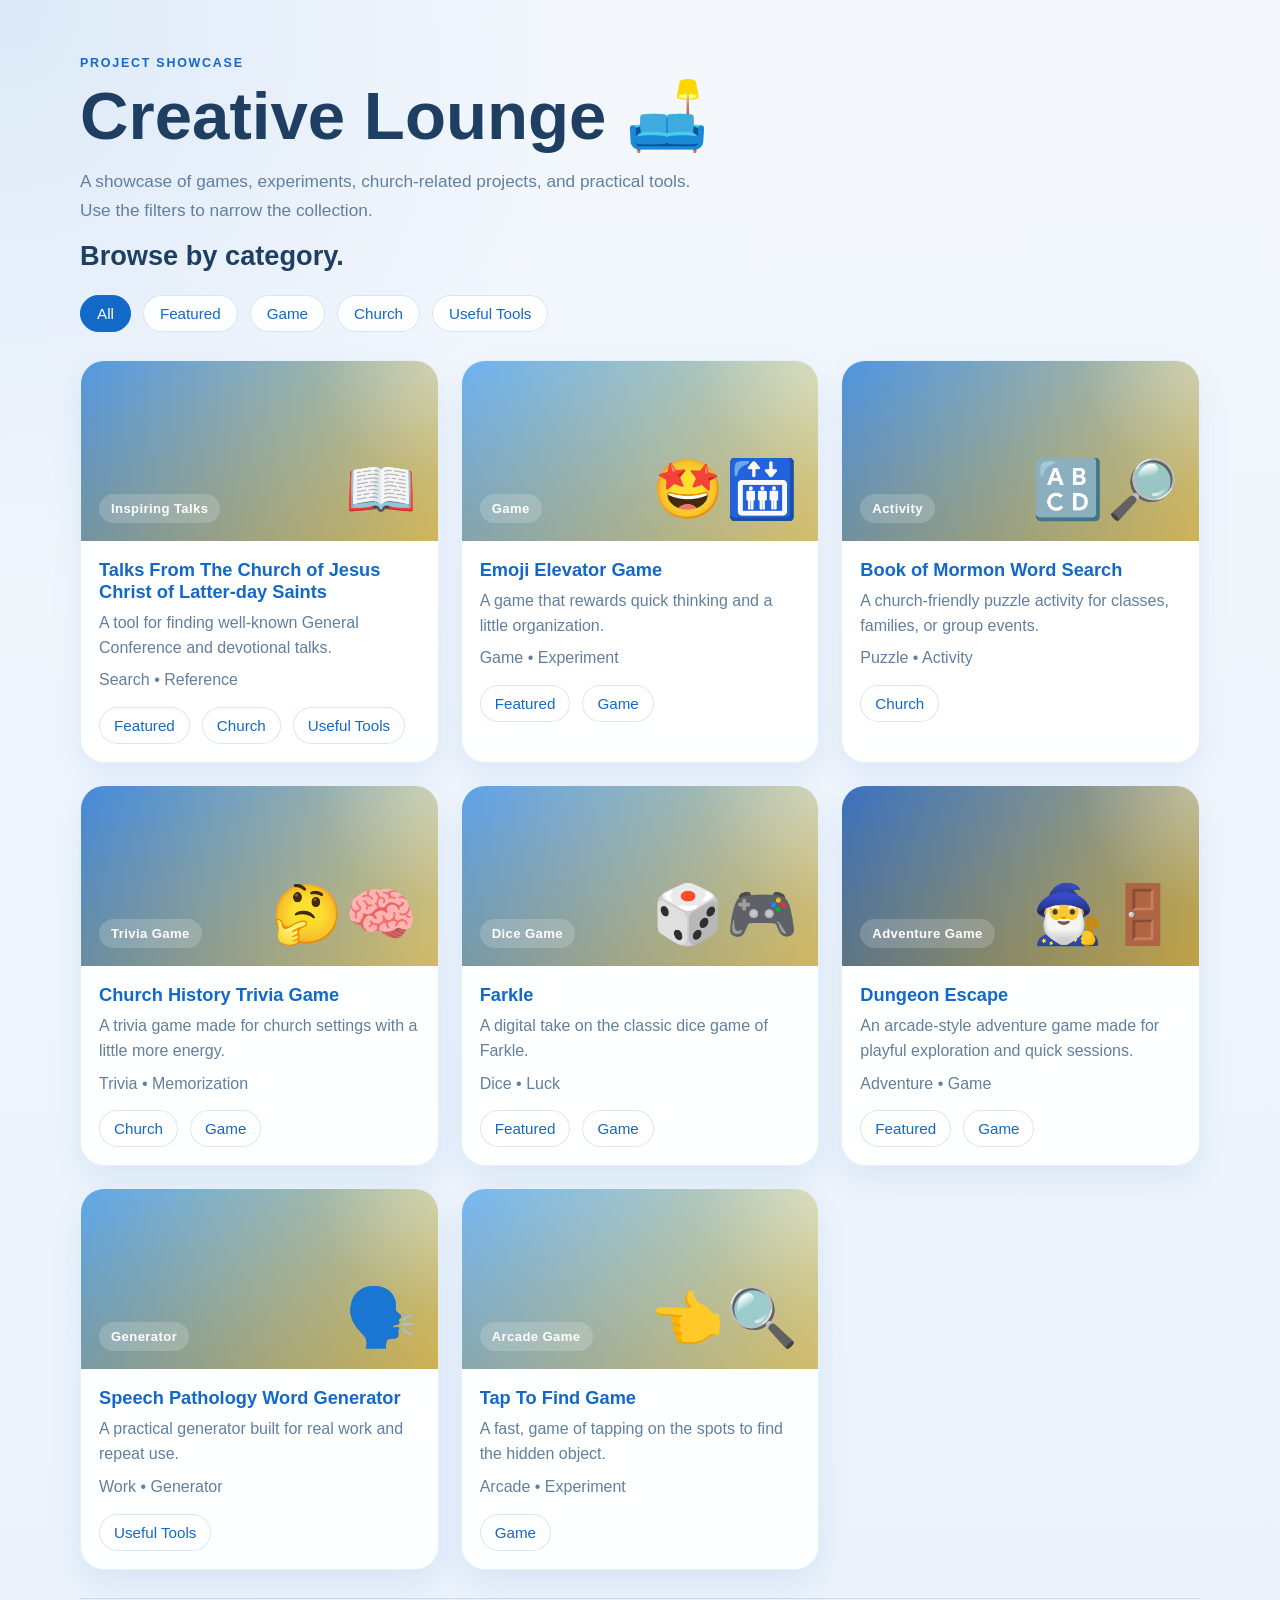
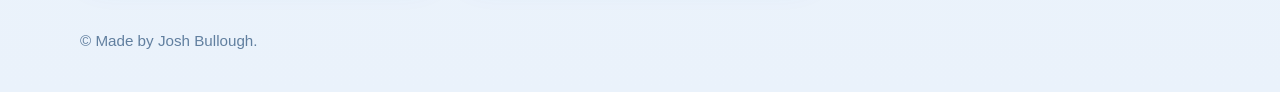
<file: index.html>
<!doctype html>
<html lang="en">
    <head>
        <meta charset="utf-8">
        <meta name="viewport" content="width=device-width, initial-scale=1">
        <title>Creative Lounge</title>
        <link rel="stylesheet" href="styles.css">
    </head>
    <body class="page-projects">
        <main class="page-shell">
            <section class="hero hero-compact">
                <p class="eyebrow">Project Showcase</p>
                <h1>Creative Lounge 🛋️</h1>
                <p class="hero-copy">
                    A showcase of games, experiments, church-related projects, and practical
                    tools. Use the filters to narrow the collection.
                </p>
            </section>

            
            <h2>Browse by category.</h2>
            <section class="filters" aria-label="Project filters">
                <button class="filter-button is-active" type="button" data-filter="all">All</button>
                <button class="filter-button" type="button" data-filter="featured">Featured</button>
                <button class="filter-button" type="button" data-filter="game">Game</button>
                <button class="filter-button" type="button" data-filter="church">Church</button>
                <button class="filter-button" type="button" data-filter="tools">Useful Tools</button>
            </section>

            <section class="catalog-grid showcase-grid">
                <a class="catalog-card showcase-card preview-talk" data-tags="featured church tools" href="/talk-finder/" target="_blank" rel="noreferrer">
                    <span class="showcase-preview">
                        <span class="preview-label">Inspiring Talks</span>
                        <span class="preview-mark">📖</span>
                    </span>
                    <span class="showcase-body">
                        <span class="project-title">Talks From The Church of Jesus Christ of Latter-day Saints</span>
                        <span class="project-description">A tool for finding well-known General Conference and devotional talks.</span>
                        <span class="project-meta">Search &bull; Reference</span>
                        <span class="tag-row">
                            <span class="tag">Featured</span>
                            <span class="tag">Church</span>
                            <span class="tag">Useful Tools</span>
                        </span>
                    </span>
                </a>

                <a class="catalog-card showcase-card preview-emoji" data-tags="featured game" href="/emoji-elevator-game/" target="_blank" rel="noreferrer">
                    <span class="showcase-preview">
                        <span class="preview-label">Game</span>
                        <span class="preview-mark">🤩🛗</span>
                    </span>
                    <span class="showcase-body">
                        <span class="project-title">Emoji Elevator Game</span>
                        <span class="project-description">A game that rewards quick thinking and a little organization.</span>
                        <span class="project-meta">Game &bull; Experiment</span>
                        <span class="tag-row">
                            <span class="tag">Featured</span>
                            <span class="tag">Game</span>
                        </span>
                    </span>
                </a>

                <a class="catalog-card showcase-card preview-wordsearch" data-tags="church" href="/word-search/" target="_blank" rel="noreferrer">
                    <span class="showcase-preview">
                        <span class="preview-label">Activity</span>
                        <span class="preview-mark">🔠🔎</span>
                    </span>
                    <span class="showcase-body">
                        <span class="project-title">Book of Mormon Word Search</span>
                        <span class="project-description">A church-friendly puzzle activity for classes, families, or group events.</span>
                        <span class="project-meta">Puzzle &bull; Activity</span>
                        <span class="tag-row">
                            <span class="tag">Church</span>
                        </span>
                    </span>
                </a>

                <a class="catalog-card showcase-card preview-trivia" data-tags="church game" href="/church-trivia-game/" target="_blank" rel="noreferrer">
                    <span class="showcase-preview">
                        <span class="preview-label">Trivia Game</span>
                        <span class="preview-mark">🤔🧠</span>
                    </span>
                    <span class="showcase-body">
                        <span class="project-title">Church History Trivia Game</span>
                        <span class="project-description">A trivia game made for church settings with a little more energy.</span>
                        <span class="project-meta">Trivia &bull; Memorization</span>
                        <span class="tag-row">
                            <span class="tag">Church</span>
                            <span class="tag">Game</span>
                        </span>
                    </span>
                </a>

                <a class="catalog-card showcase-card preview-farkle" data-tags="featured game" href="/farkle/" target="_blank" rel="noreferrer">
                    <span class="showcase-preview">
                        <span class="preview-label">Dice Game</span>
                        <span class="preview-mark">🎲🎮</span>
                    </span>
                    <span class="showcase-body">
                        <span class="project-title">Farkle</span>
                        <span class="project-description">A digital take on the classic dice game of Farkle.</span>
                        <span class="project-meta">Dice &bull; Luck</span>
                        <span class="tag-row">
                            <span class="tag">Featured</span>
                            <span class="tag">Game</span>
                        </span>
                    </span>
                </a>

                <a class="catalog-card showcase-card preview-dungeon" data-tags="featured game" href="/dungeon-escape/" target="_blank" rel="noreferrer">
                    <span class="showcase-preview">
                        <span class="preview-label">Adventure Game</span>
                        <span class="preview-mark">🧙‍♂️🚪</span>
                    </span>
                    <span class="showcase-body">
                        <span class="project-title">Dungeon Escape</span>
                        <span class="project-description">An arcade-style adventure game made for playful exploration and quick sessions.</span>
                        <span class="project-meta">Adventure &bull; Game</span>
                        <span class="tag-row">
                            <span class="tag">Featured</span>
                            <span class="tag">Game</span>
                        </span>
                    </span>
                </a>

                <a class="catalog-card showcase-card preview-speech" data-tags="tools" href="/speech-pathology-app/" target="_blank" rel="noreferrer">
                    <span class="showcase-preview">
                        <span class="preview-label">Generator</span>
                        <span class="preview-mark">🗣️</span>
                    </span>
                    <span class="showcase-body">
                        <span class="project-title">Speech Pathology Word Generator</span>
                        <span class="project-description">A practical generator built for real work and repeat use.</span>
                        <span class="project-meta">Work &bull; Generator</span>
                        <span class="tag-row">
                            <span class="tag">Useful Tools</span>
                        </span>
                    </span>
                </a>

                <a class="catalog-card showcase-card preview-tap" data-tags="game" href="/tap-to-find/" target="_blank" rel="noreferrer">
                    <span class="showcase-preview">
                        <span class="preview-label">Arcade Game</span>
                        <span class="preview-mark">👈🔍</span>
                    </span>
                    <span class="showcase-body">
                        <span class="project-title">Tap To Find Game</span>
                        <span class="project-description">A fast, game of tapping on the spots to find the hidden object.</span>
                        <span class="project-meta">Arcade &bull; Experiment</span>
                        <span class="tag-row">
                            <span class="tag">Game</span>
                        </span>
                    </span>
                </a>
            </section>
        </main>

        <footer class="site-footer">
            <p>&copy; Made by Josh Bullough.</p>
        </footer>

        <script src="script.js"></script>
    </body>
</html>
</file>
<file: styles.css>
:root {
    --bg: #f4f8fd;
    --bg-accent: #eaf2fb;
    --surface: rgba(255, 255, 255, 0.94);
    --text: #1f3f62;
    --muted: #617f9f;
    --line: rgba(18, 105, 199, 0.16);
    --primary: #1269c7;
    --primary-strong: #0d56a3;
    --primary-soft: rgba(18, 105, 199, 0.08);
    --shadow: 0 14px 32px rgba(18, 105, 199, 0.09);
}

* {
    box-sizing: border-box;
}

html {
    scroll-behavior: smooth;
}

body {
    margin: 0;
    min-height: 100vh;
    font-family: "Segoe UI", Tahoma, Geneva, Verdana, sans-serif;
    color: var(--text);
    background:
        radial-gradient(circle at top left, rgba(18, 105, 199, 0.1), transparent 28%),
        linear-gradient(180deg, var(--bg), var(--bg-accent));
}

a {
    color: inherit;
}

.page-shell {
    width: min(1120px, calc(100% - 32px));
    margin: 0 auto;
    padding: 36px 0 28px;
}

.hero {
    padding: 20px 0 24px;
}

.hero-home {
    padding-top: 28px;
}

.hero-compact {
    padding-bottom: 16px;
}

.eyebrow,
.section-kicker {
    margin: 0 0 10px;
    text-transform: uppercase;
    letter-spacing: 0.14em;
    font-size: 0.78rem;
    color: var(--primary);
    font-weight: 700;
}

h1,
h2 {
    margin: 0;
    line-height: 1.08;
}

h1 {
    font-size: clamp(2.6rem, 6vw, 4.2rem);
}

h2 {
    font-size: 1.7rem;
}

.hero-copy {
    max-width: 640px;
    margin: 14px 0 0;
    font-size: 1.08rem;
    line-height: 1.7;
    color: var(--muted);
}

.hero-actions,
.filters,
.tag-row,
.category-strip {
    display: flex;
    flex-wrap: wrap;
    gap: 12px;
}

.hero-actions,
.category-strip,
.filters {
    margin-top: 24px;
}

.button,
.filter-button,
.category-pill,
.tag {
    border-radius: 999px;
    font-size: 0.95rem;
}

.button,
.filter-button,
.showcase-card,
.overview-card,
.section-link {
    transition: transform 180ms ease, background-color 180ms ease, border-color 180ms ease, box-shadow 180ms ease;
}

.button:hover,
.filter-button:hover,
.showcase-card:hover,
.overview-card:hover,
.section-link:hover {
    transform: translateY(-2px);
}

.button {
    display: inline-flex;
    align-items: center;
    justify-content: center;
    min-height: 42px;
    padding: 0 18px;
    text-decoration: none;
    border: 1px solid transparent;
}

.button-primary {
    background: var(--primary);
    color: #fff;
}

.button-primary:hover {
    background: var(--primary-strong);
}

.button-secondary {
    background: transparent;
    border-color: var(--line);
    color: var(--primary);
}

.category-pill,
.filter-button,
.tag {
    border: 1px solid var(--line);
    background: rgba(255, 255, 255, 0.88);
    color: var(--primary);
}

.category-pill,
.tag {
    padding: 9px 14px;
}

.filter-button {
    padding: 9px 16px;
    cursor: pointer;
    font-family: inherit;
}

.filter-button.is-active {
    background: var(--primary);
    border-color: var(--primary);
    color: #fff;
}

.feature-section,
.collections-overview {
    margin-top: 36px;
}

.section-heading {
    margin-bottom: 16px;
}

.section-heading-wide {
    display: flex;
    align-items: end;
    justify-content: space-between;
    gap: 16px;
}

.section-link {
    color: var(--primary);
    text-decoration: none;
    font-weight: 700;
}

.featured-grid {
    display: grid;
    grid-template-columns: 1.45fr 1fr 1fr;
    gap: 22px;
}

.catalog-grid {
    display: grid;
    grid-template-columns: repeat(3, minmax(0, 1fr));
    gap: 22px;
    margin-top: 28px;
}

.showcase-card,
.overview-card {
    text-decoration: none;
}

.showcase-card {
    display: block;
    overflow: hidden;
    border-radius: 24px;
    background: var(--surface);
    box-shadow: var(--shadow);
    border: 1px solid rgba(18, 105, 199, 0.1);
}

.showcase-card:hover {
    box-shadow: 0 18px 38px rgba(18, 105, 199, 0.14);
}

.showcase-card-large {
    grid-row: span 1;
}

.showcase-preview {
    position: relative;
    display: flex;
    align-items: end;
    justify-content: space-between;
    min-height: 180px;
    padding: 18px;
    color: #fff;
}

.preview-label {
    position: relative;
    z-index: 1;
    padding: 7px 12px;
    border-radius: 999px;
    background: rgba(255, 255, 255, 0.18);
    backdrop-filter: blur(6px);
    font-size: 0.82rem;
    font-weight: 700;
    letter-spacing: 0.03em;
}

.preview-mark {
    position: relative;
    z-index: 1;
    font-size: clamp(2rem, 6vw, 3.6rem);
    font-weight: 800;
    letter-spacing: 0.04em;
}

.showcase-preview::after {
    content: "";
    position: absolute;
    inset: 0;
    background:
        radial-gradient(circle at top right, rgba(255, 255, 255, 0.28), transparent 30%),
        linear-gradient(180deg, rgba(255, 255, 255, 0.02), rgba(0, 0, 0, 0.14));
}

.showcase-body {
    display: block;
    padding: 18px;
}

.project-title,
.project-description,
.project-meta,
.overview-title,
.overview-copy {
    display: block;
}

.project-title,
.overview-title {
    font-size: 1.14rem;
    font-weight: 700;
    color: var(--primary);
}

.project-description,
.project-meta,
.overview-copy {
    margin-top: 8px;
    color: var(--muted);
    line-height: 1.55;
}

.tag-row {
    margin-top: 14px;
}

.overview-grid {
    display: grid;
    grid-template-columns: repeat(3, minmax(0, 1fr));
    gap: 18px;
}

.overview-card {
    padding: 18px 20px;
    border-radius: 20px;
    background: rgba(255, 255, 255, 0.7);
    border: 1px solid var(--line);
}

.overview-card:hover {
    background: rgba(255, 255, 255, 0.95);
}

.catalog-card.is-hidden {
    display: none;
}

.preview-talk .showcase-preview {
    background: linear-gradient(135deg, #4f97e3, #f3d36a);
}

.preview-speech .showcase-preview {
    background: linear-gradient(135deg, #5aa6eb, #f0cd5f);
}

.preview-trivia .showcase-preview {
    background: linear-gradient(135deg, #3f88dc, #f4d978);
}

.preview-emoji .showcase-preview {
    background: linear-gradient(135deg, #69b0f0, #f6dc7e);
}

.preview-wordsearch .showcase-preview {
    background: linear-gradient(135deg, #4b93e2, #f1d065);
}

.preview-farkle .showcase-preview {
    background: linear-gradient(135deg, #5aa0ea, #f2d471);
}

.preview-dungeon .showcase-preview {
    background: linear-gradient(135deg, #356fbf, #dfbc4e);
}

.preview-tap .showcase-preview {
    background: linear-gradient(135deg, #72b6f3, #f4db7d);
}

.site-footer {
    width: min(1120px, calc(100% - 32px));
    margin: 0 auto;
    padding: 18px 0 28px;
    border-top: 1px solid var(--line);
    color: var(--muted);
    font-size: 0.95rem;
}

@media (max-width: 980px) {
    .featured-grid,
    .catalog-grid,
    .overview-grid {
        grid-template-columns: 1fr 1fr;
    }

    .showcase-card-large {
        grid-column: span 2;
    }
}

@media (max-width: 720px) {
    .page-shell {
        width: min(100% - 20px, 1120px);
        padding-top: 22px;
    }

    .section-heading-wide {
        align-items: start;
        flex-direction: column;
    }

    .featured-grid,
    .catalog-grid,
    .overview-grid {
        grid-template-columns: 1fr;
    }

    .showcase-card-large {
        grid-column: auto;
    }

    .showcase-preview {
        min-height: 156px;
    }

    h1 {
        font-size: 2.4rem;
    }

    .hero-copy,
    .project-description,
    .project-meta,
    .overview-copy {
        font-size: 0.98rem;
    }
}
</file>
